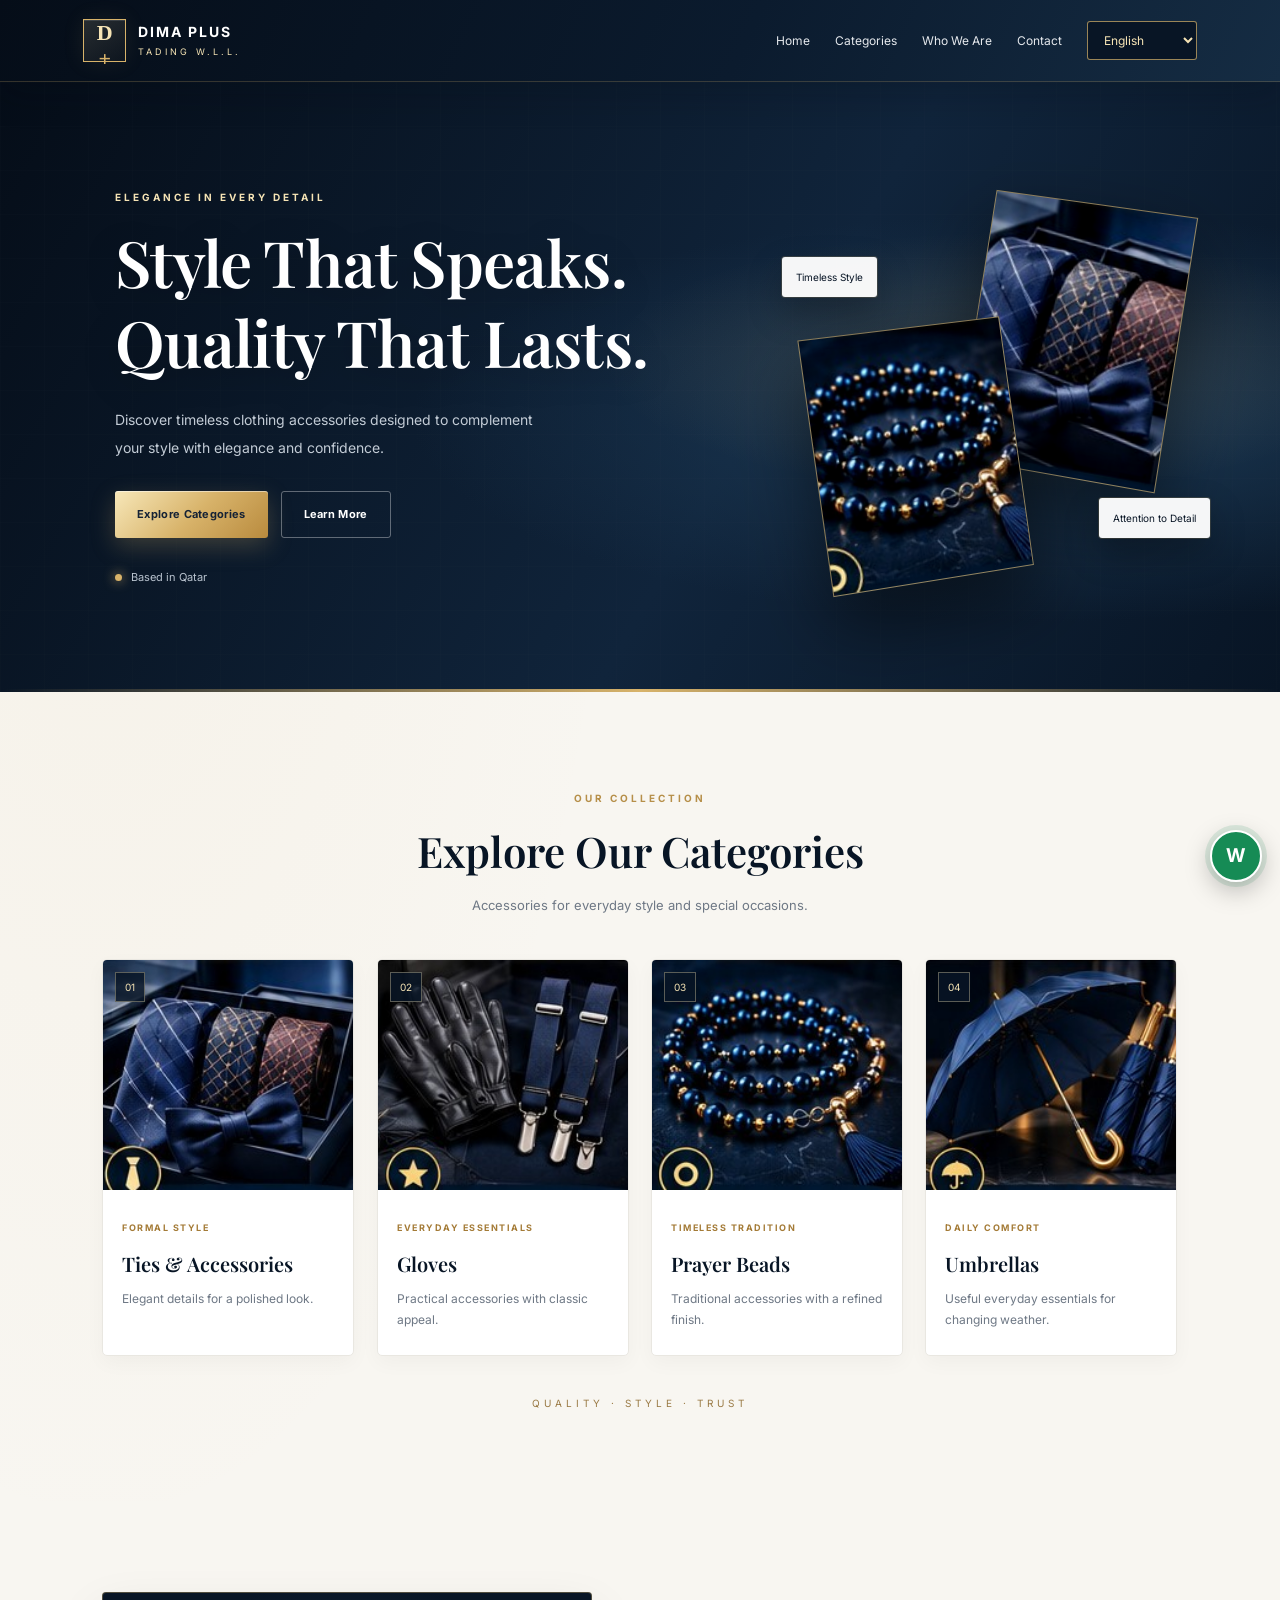
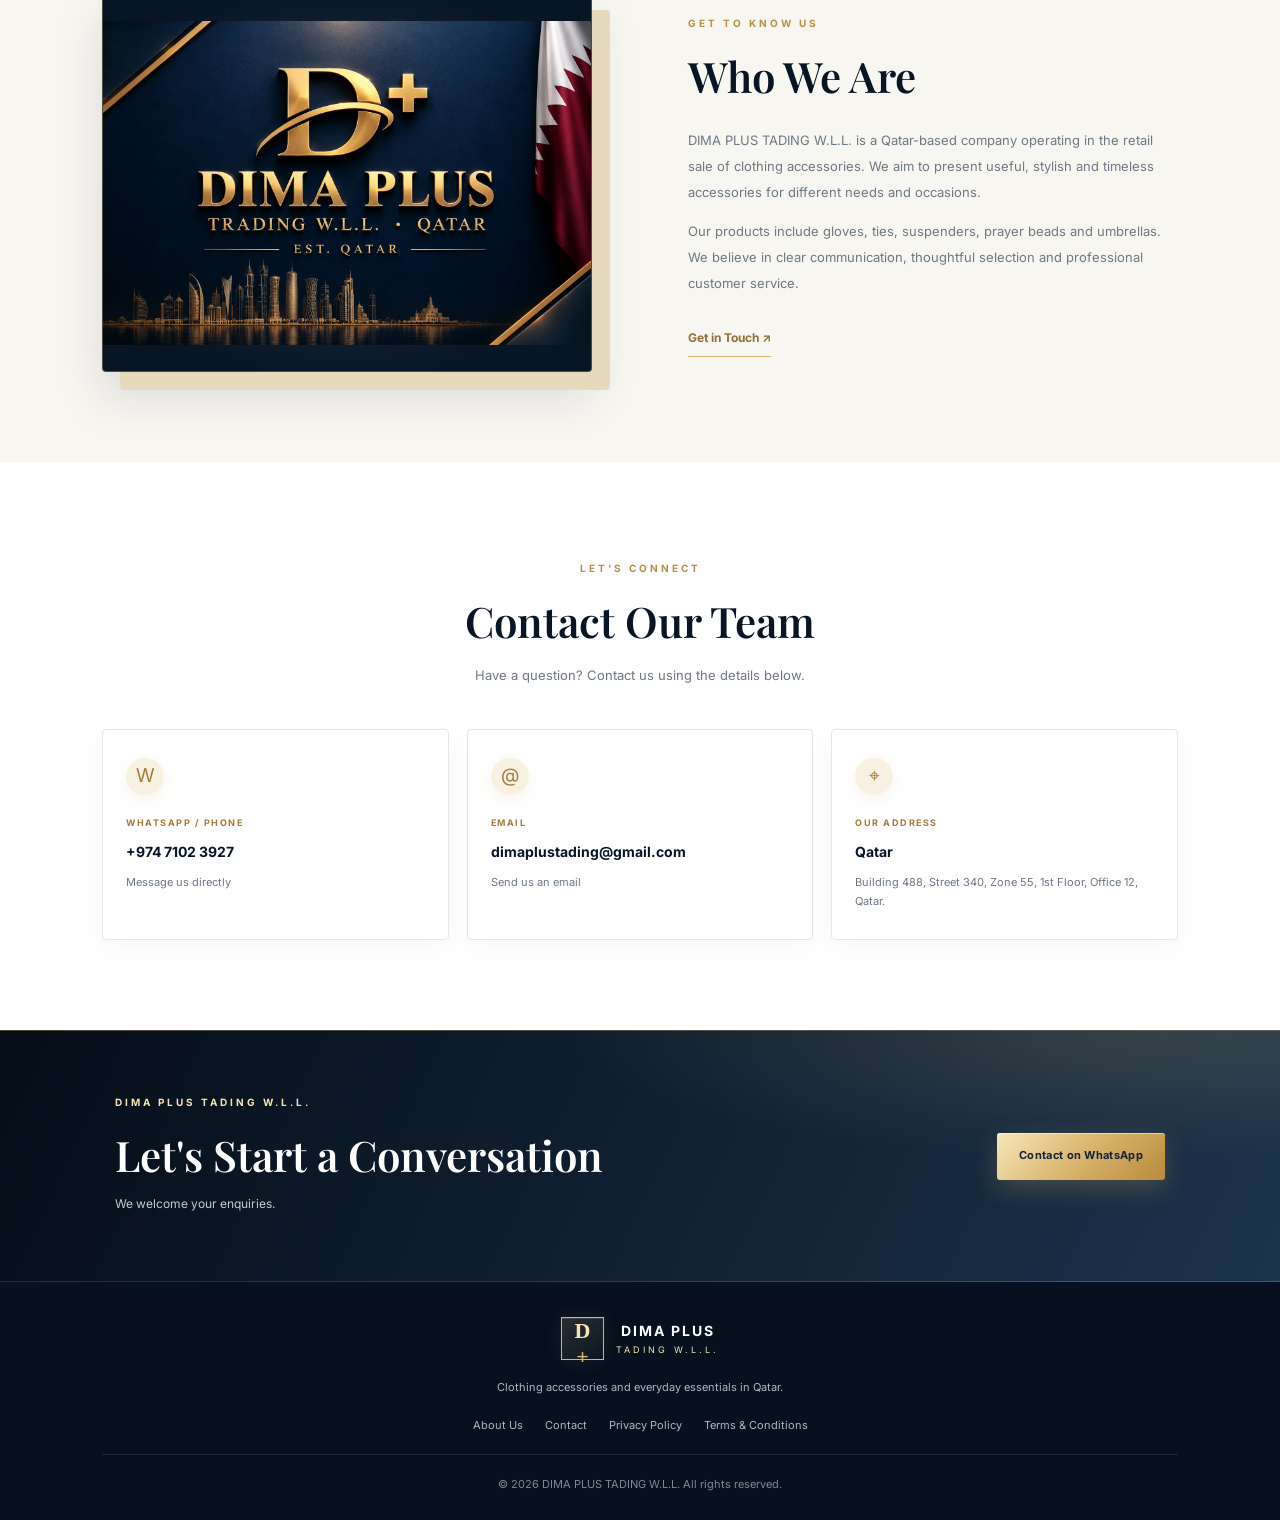
<file: index.html>
<!DOCTYPE html>
<html lang="en" dir="ltr">
<head>
  <meta charset="UTF-8">
  <meta name="viewport" content="width=device-width, initial-scale=1">
  <meta name="theme-color" content="#081525">
  <meta name="description" content="DIMA PLUS TADING W.L.L. Qatar. Discover clothing accessories and contact our team.">
  <title>DIMA PLUS TADING W.L.L. | Qatar</title>

  <link rel="stylesheet" href="style.css">
  <link rel="preconnect" href="https://fonts.googleapis.com">
  <link rel="preconnect" href="https://fonts.gstatic.com" crossorigin>
  <link href="https://fonts.googleapis.com/css2?family=Inter:wght@400;500;600;700&family=Playfair+Display:wght@500;600;700&family=Noto+Nastaliq+Urdu:wght@400;500;600&display=swap" rel="stylesheet">
</head>

<body>
  <header class="site-header">
    <a class="brand" href="#home" aria-label="DIMA PLUS home">
      <span class="brand-mark">D<span>+</span></span>
      <span class="brand-name">DIMA PLUS<small>TADING W.L.L.</small></span>
    </a>

    <button id="menuToggle" class="menu-toggle" type="button"
      aria-label="Open navigation" aria-expanded="false"
      aria-controls="mainNav">
      <span></span><span></span><span></span>
    </button>

    <nav id="mainNav" class="main-nav">
      <a href="#home" data-i18n="navHome">Home</a>
      <a href="#categories" data-i18n="navCategories">Categories</a>
      <a href="#about" data-i18n="navAbout">Who We Are</a>
      <a href="#contact" data-i18n="navContact">Contact</a>

      <select id="languageToggle" class="language-toggle"
        aria-label="Select language">
        <option value="en">English</option>
        <option value="ar">العربية</option>
        <option value="ur">اردو</option>
        <option value="hi">हिन्दी</option>
      </select>
    </nav>
  </header>

  <main>
    <section class="hero" id="home">
      <div class="hero-content">
        <span class="eyebrow" data-i18n="heroEyebrow">ELEGANCE IN EVERY DETAIL</span>
        <h1 data-i18n="heroTitle">Style That Speaks. Quality That Lasts.</h1>
        <p data-i18n="heroText">Discover timeless clothing accessories designed to complement your style with elegance and confidence.</p>

        <div class="hero-actions">
          <a class="button button-gold" href="#categories" data-i18n="explore">Explore Categories</a>
          <a class="button button-outline" href="#about" data-i18n="learnMore">Learn More</a>
        </div>

        <div class="hero-note">
          <span class="status-dot"></span>
          <span data-i18n="heroNote">Based in Qatar</span>
        </div>
      </div>

      <div class="hero-art">
        <div class="art-card art-card-back">
          <img src="images/ties.jpg" alt="Ties and accessories" onerror="this.style.display='none'">
        </div>
        <div class="art-card art-card-front">
          <img src="images/tasbih.jpg" alt="Prayer beads" onerror="this.style.display='none'">
        </div>
        <div class="floating-label label-one" data-i18n="labelStyle">Timeless Style</div>
        <div class="floating-label label-two" data-i18n="labelQuality">Attention to Detail</div>
      </div>
      <div class="hero-bottom-line"></div>
    </section>

    <section class="section categories" id="categories">
      <div class="section-heading">
        <span class="eyebrow" data-i18n="categoryEyebrow">OUR COLLECTION</span>
        <h2 data-i18n="categoryTitle">Explore Our Categories</h2>
        <p data-i18n="categoryText">Accessories for everyday style and special occasions.</p>
      </div>

      <div class="category-grid">
        <article class="category-card">
          <div class="category-image">
            <img src="images/ties.jpg" alt="Ties and accessories" loading="lazy">
            <span class="image-number">01</span>
          </div>
          <div class="category-info">
            <span class="card-kicker" data-i18n="catOneKicker">FORMAL STYLE</span>
            <h3 data-i18n="catOne">Ties &amp; Accessories</h3>
            <p data-i18n="catOneText">Elegant details for a polished look.</p>
          </div>
        </article>

        <article class="category-card">
          <div class="category-image">
            <img src="images/gloves.jpg" alt="Gloves" loading="lazy">
            <span class="image-number">02</span>
          </div>
          <div class="category-info">
            <span class="card-kicker" data-i18n="catTwoKicker">EVERYDAY ESSENTIALS</span>
            <h3 data-i18n="catTwo">Gloves</h3>
            <p data-i18n="catTwoText">Practical accessories with classic appeal.</p>
          </div>
        </article>

        <article class="category-card">
          <div class="category-image">
            <img src="images/tasbih.jpg" alt="Prayer beads" loading="lazy">
            <span class="image-number">03</span>
          </div>
          <div class="category-info">
            <span class="card-kicker" data-i18n="catThreeKicker">TIMELESS TRADITION</span>
            <h3 data-i18n="catThree">Prayer Beads</h3>
            <p data-i18n="catThreeText">Traditional accessories with a refined finish.</p>
          </div>
        </article>

        <article class="category-card">
          <div class="category-image">
            <img src="images/umbrellas.jpg" alt="Umbrellas" loading="lazy">
            <span class="image-number">04</span>
          </div>
          <div class="category-info">
            <span class="card-kicker" data-i18n="catFourKicker">DAILY COMFORT</span>
            <h3 data-i18n="catFour">Umbrellas</h3>
            <p data-i18n="catFourText">Useful everyday essentials for changing weather.</p>
          </div>
        </article>
      </div>

      <div class="collection-footer" data-i18n="imageCaption">QUALITY · STYLE · TRUST</div>
    </section>

    <section class="section about-section" id="about">
      <div class="about-visual">
        <img src="images/about-company.png"
          alt="DIMA PLUS TADING W.L.L. Qatar"
          class="about-company-image"
          loading="lazy"
          onerror="this.style.display='none'">

        <div class="about-fallback">
          <span class="fallback-mark">D+</span>
          <strong>DIMA PLUS</strong>
          <span>TADING W.L.L.</span>
          <small>QATAR</small>
        </div>
      </div>

      <div class="about-content">
        <span class="eyebrow" data-i18n="aboutEyebrow">GET TO KNOW US</span>
        <h2 data-i18n="aboutTitle">Who We Are</h2>
        <p data-i18n="aboutText">DIMA PLUS TADING W.L.L. is a Qatar-based company operating in the retail sale of clothing accessories.</p>
        <p data-i18n="aboutTextTwo">Our products include gloves, ties, suspenders, prayer beads and umbrellas. We believe in clear communication and professional customer service.</p>
        <a class="text-link" href="#contact" data-i18n="aboutLink">Get in Touch ↗</a>
      </div>
    </section>

    <section class="section contact-section" id="contact">
      <div class="section-heading">
        <span class="eyebrow" data-i18n="contactEyebrow">LET'S CONNECT</span>
        <h2 data-i18n="contactTitle">Contact Our Team</h2>
        <p data-i18n="contactText">Have a question? Contact us using the details below.</p>
      </div>

      <div class="contact-grid">
        <a class="contact-card" href="https://wa.me/97471023927"
          target="_blank" rel="noopener noreferrer">
          <span class="contact-icon">W</span>
          <span class="contact-label" data-i18n="whatsappLabel">WHATSAPP / PHONE</span>
          <strong>+974 7102 3927</strong>
          <span class="contact-detail" data-i18n="whatsappDetail">Message us directly</span>
        </a>

        <a class="contact-card" href="mailto:dimaplustading@gmail.com">
          <span class="contact-icon">@</span>
          <span class="contact-label" data-i18n="emailLabel">EMAIL</span>
          <strong class="email-address">dimaplustading@gmail.com</strong>
          <span class="contact-detail" data-i18n="emailDetail">Send us an email</span>
        </a>

        <div class="contact-card">
          <span class="contact-icon">⌖</span>
          <span class="contact-label" data-i18n="addressLabel">OUR ADDRESS</span>
          <strong data-i18n="addressTitle">Qatar</strong>
          <span class="contact-detail" data-i18n="addressDetail">Building 488, Street 340, Zone 55, 1st Floor, Office 12, Qatar.</span>
        </div>
      </div>
    </section>

    <section class="cta-section">
      <div>
        <span class="eyebrow">DIMA PLUS TADING W.L.L.</span>
        <h2 data-i18n="ctaTitle">Let's Start a Conversation</h2>
        <p data-i18n="ctaText">We welcome your enquiries.</p>
      </div>
      <a class="button button-gold" href="https://wa.me/97471023927"
        target="_blank" rel="noopener noreferrer"
        data-i18n="ctaButton">Contact on WhatsApp</a>
    </section>
  </main>

  <footer class="site-footer">
    <a class="brand footer-brand" href="#home">
      <span class="brand-mark">D<span>+</span></span>
      <span class="brand-name">DIMA PLUS<small>TADING W.L.L.</small></span>
    </a>

    <p data-i18n="footerText">Clothing accessories and everyday essentials in Qatar.</p>

    <div class="footer-links">
      <a href="about.html">About Us</a>
      <a href="contact.html">Contact</a>
      <a href="privacy.html" data-i18n="privacy">Privacy Policy</a>
      <a href="terms.html" data-i18n="terms">Terms &amp; Conditions</a>
    </div>

    <p class="copyright">
      © <span id="currentYear">2026</span> DIMA PLUS TADING W.L.L.
      <span data-i18n="rights">All rights reserved.</span>
    </p>
  </footer>

  <a class="whatsapp-float" href="https://wa.me/97471023927"
    target="_blank" rel="noopener noreferrer"
    aria-label="Contact us on WhatsApp">W</a>

  <script src="app.js"></script>
</body>
</html>
</file>
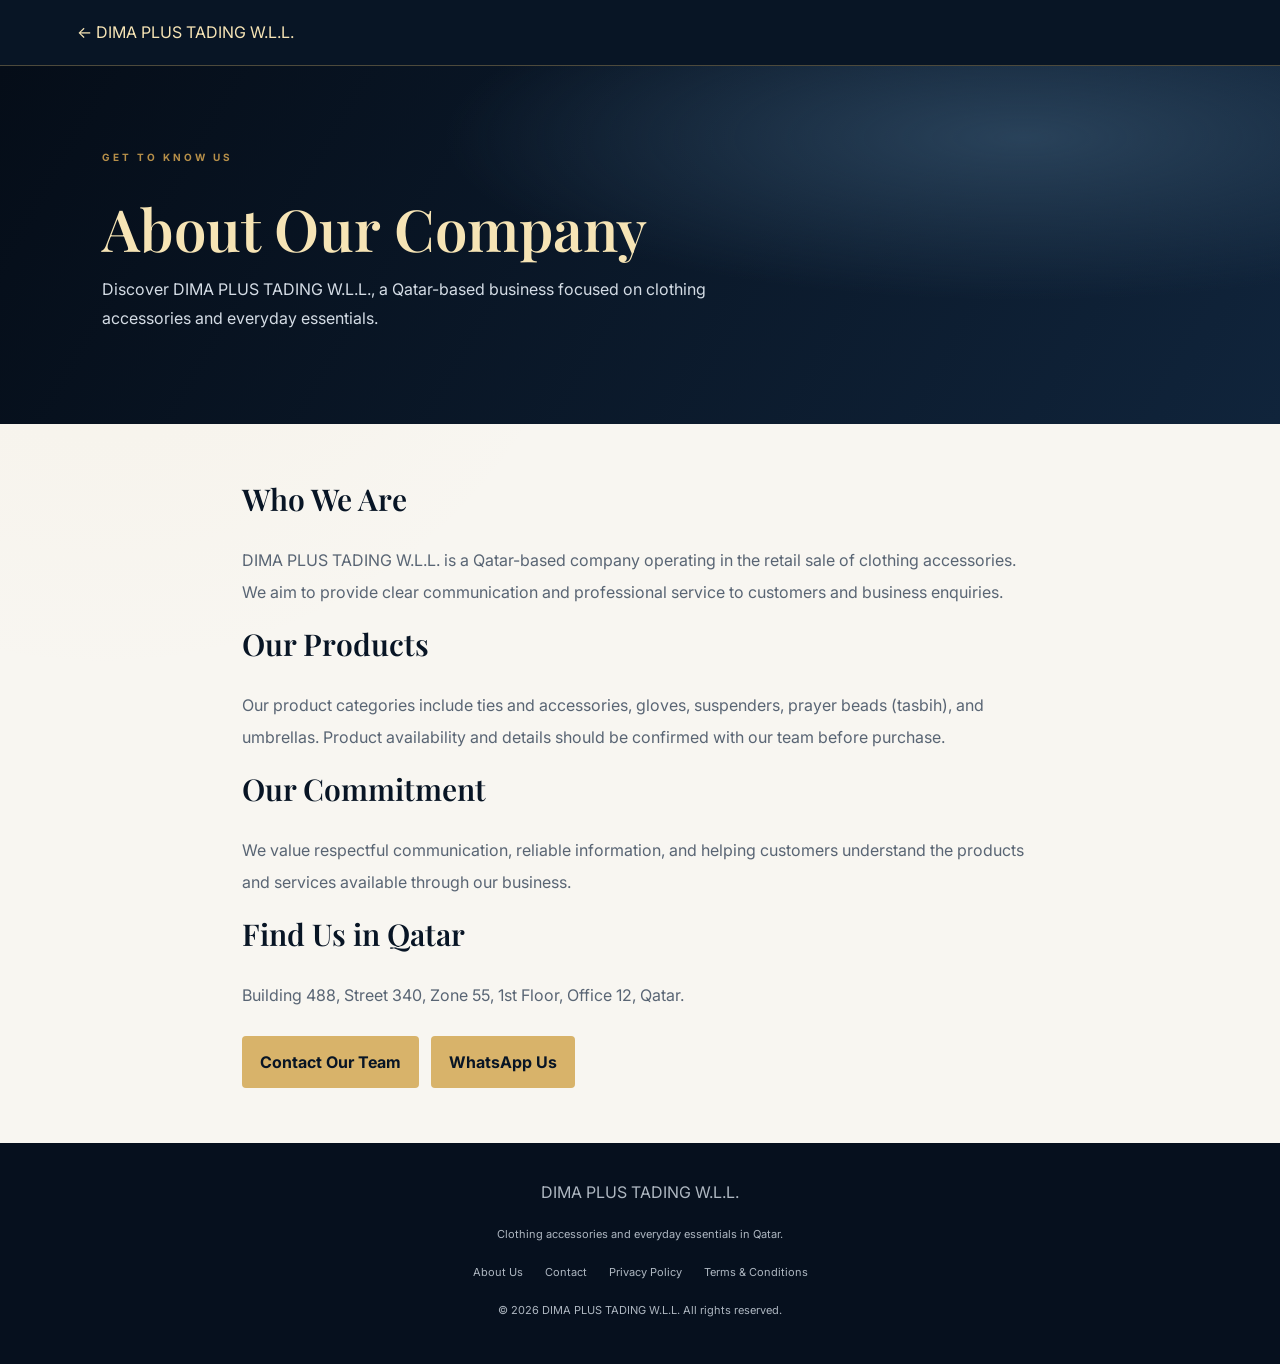
<file: about.html>
<!DOCTYPE html>
<html lang="en">
<head>
<meta charset="UTF-8">
<meta name="viewport" content="width=device-width, initial-scale=1">
<meta name="theme-color" content="#081525">
<meta name="description" content="Learn about DIMA PLUS TADING W.L.L., a Qatar-based clothing accessories business.">
<title>About Us | DIMA PLUS TADING W.L.L.</title>
<link rel="stylesheet" href="style.css">
<link rel="preconnect" href="https://fonts.googleapis.com">
<link href="https://fonts.googleapis.com/css2?family=Inter:wght@400;500;600;700&family=Playfair+Display:wght@500;600;700&display=swap" rel="stylesheet">
<style>
.page-hero{padding:75px 8%;background:radial-gradient(ellipse at 80% 20%,#29425a,transparent 40%),linear-gradient(120deg,#050d18,#10243b);color:#fff}
.page-hero h1{font:600 clamp(36px,6vw,58px)/1.2 'Playfair Display',Georgia,serif;margin:12px 0;color:#f6e4b5}
.page-hero p{color:#d4dce5;max-width:650px}
.page-content{max-width:1000px;margin:auto;padding:55px 8%;min-height:45vh}
.page-content h2{font:600 30px 'Playfair Display',Georgia,serif;color:#081525}
.page-content p,.page-content li{line-height:2;color:#596574}
.page-links{display:flex;gap:12px;flex-wrap:wrap;margin-top:25px}
.page-links a{padding:12px 18px;border-radius:4px;background:#d8b36a;color:#081525;font-weight:700}
.page-top{padding:18px 6%;background:#081525;color:#fff;border-bottom:1px solid #d8b36a55}
.page-top a{color:#f6e4b5}
</style>
</head>
<body>
<header class="page-top">
<a href="index.html">← DIMA PLUS TADING W.L.L.</a>
</header>
<main>
<section class="page-hero">
<span class="eyebrow">GET TO KNOW US</span>
<h1>About Our Company</h1>
<p>Discover DIMA PLUS TADING W.L.L., a Qatar-based business focused on clothing accessories and everyday essentials.</p>
</section>
<section class="page-content">
<h2>Who We Are</h2>
<p>DIMA PLUS TADING W.L.L. is a Qatar-based company operating in the retail sale of clothing accessories. We aim to provide clear communication and professional service to customers and business enquiries.</p>
<h2>Our Products</h2>
<p>Our product categories include ties and accessories, gloves, suspenders, prayer beads (tasbih), and umbrellas. Product availability and details should be confirmed with our team before purchase.</p>
<h2>Our Commitment</h2>
<p>We value respectful communication, reliable information, and helping customers understand the products and services available through our business.</p>
<h2>Find Us in Qatar</h2>
<p>Building 488, Street 340, Zone 55, 1st Floor, Office 12, Qatar.</p>
<div class="page-links">
<a href="contact.html">Contact Our Team</a>
<a href="https://wa.me/97471023927" target="_blank" rel="noopener noreferrer">WhatsApp Us</a>
</div>
</section>
</main>
<footer class="site-footer">
<a href="index.html">DIMA PLUS TADING W.L.L.</a>
<p>Clothing accessories and everyday essentials in Qatar.</p>
<div class="footer-links">
<a href="about.html">About Us</a>
<a href="contact.html">Contact</a>
<a href="privacy.html">Privacy Policy</a>
<a href="terms.html">Terms &amp; Conditions</a>
</div>
<p>© 2026 DIMA PLUS TADING W.L.L. All rights reserved.</p>
</footer>
</body>
</html>
</file>
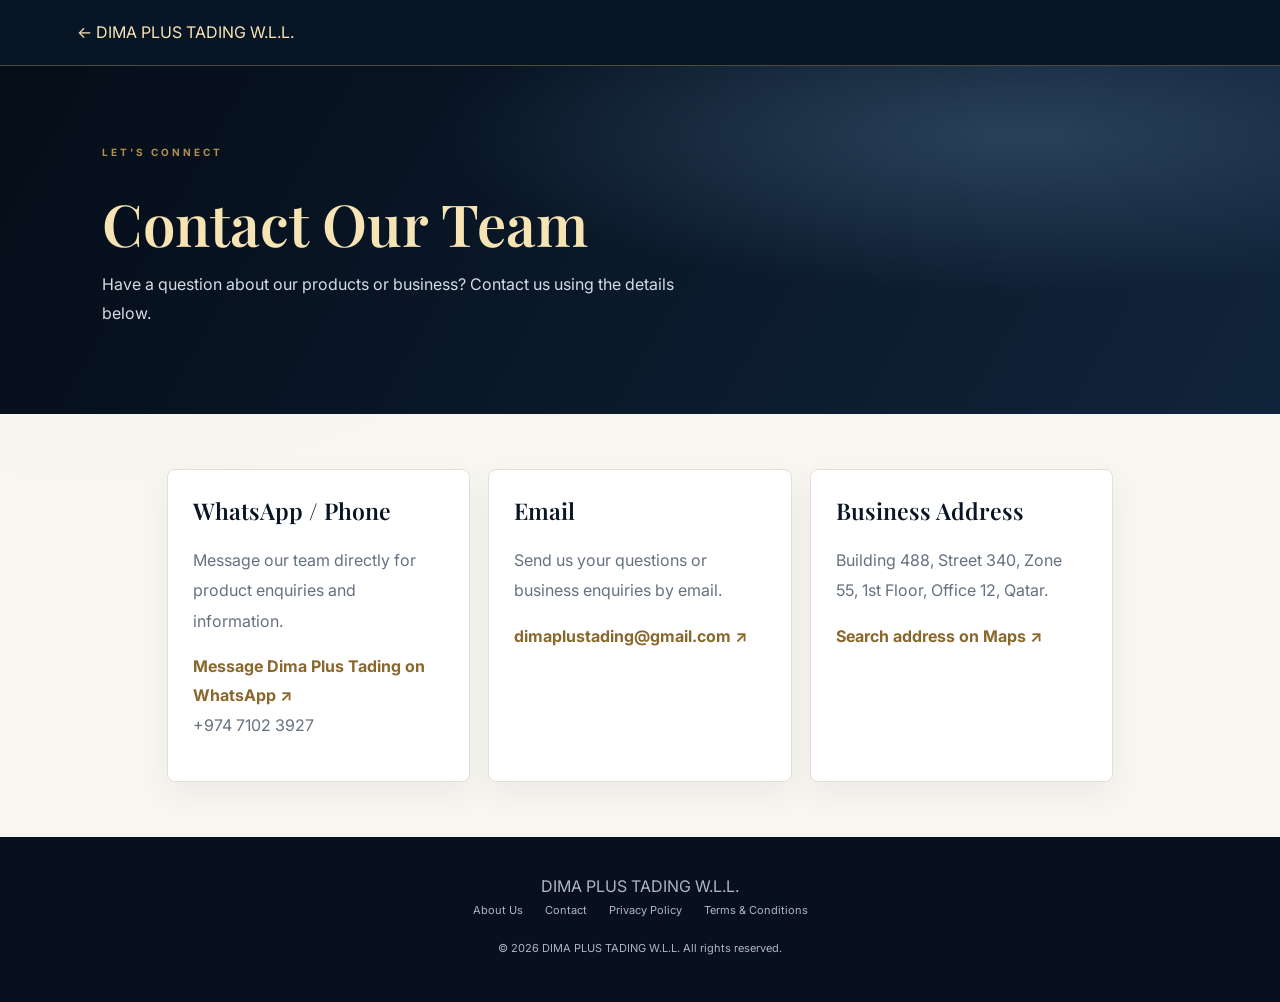
<file: contact.html>
<!DOCTYPE html>
<html lang="en">
<head>
<meta charset="UTF-8">
<meta name="viewport" content="width=device-width, initial-scale=1">
<meta name="theme-color" content="#081525">
<meta name="description" content="Contact DIMA PLUS TADING W.L.L. in Qatar by WhatsApp, phone or email.">
<title>Contact Us | DIMA PLUS TADING W.L.L.</title>
<link rel="stylesheet" href="style.css">
<link rel="preconnect" href="https://fonts.googleapis.com">
<link href="https://fonts.googleapis.com/css2?family=Inter:wght@400;500;600;700&family=Playfair+Display:wght@500;600;700&display=swap" rel="stylesheet">
<style>
.page-hero{padding:70px 8%;background:radial-gradient(ellipse at 80% 20%,#29425a,transparent 40%),linear-gradient(120deg,#050d18,#10243b);color:#fff}
.page-hero h1{font:600 clamp(36px,6vw,58px)/1.2 'Playfair Display',Georgia,serif;color:#f6e4b5;margin:12px 0}
.page-hero p{color:#d4dce5;max-width:620px}
.page-content{max-width:1100px;margin:auto;padding:55px 6%;min-height:45vh}
.contact-cards{display:grid;grid-template-columns:repeat(auto-fit,minmax(min(100%,230px),1fr));gap:18px}
.contact-box{padding:25px;border:1px solid #e4dfd3;border-radius:8px;background:#fff;box-shadow:0 12px 32px #0815250d;overflow-wrap:anywhere}
.contact-box h2{font:600 23px 'Playfair Display',Georgia,serif;color:#081525}
.contact-box p{color:#66717f;line-height:1.9}
.contact-box a{color:#8a672d;font-weight:700}
.page-top{padding:18px 6%;background:#081525;color:#fff;border-bottom:1px solid #d8b36a55}
.page-top a{color:#f6e4b5}
</style>
</head>
<body>
<header class="page-top"><a href="index.html">← DIMA PLUS TADING W.L.L.</a></header>
<main>
<section class="page-hero">
<span class="eyebrow">LET'S CONNECT</span>
<h1>Contact Our Team</h1>
<p>Have a question about our products or business? Contact us using the details below.</p>
</section>
<section class="page-content">
<div class="contact-cards">
<div class="contact-box">
<h2>WhatsApp / Phone</h2>
<p>Message our team directly for product enquiries and information.</p>
<a href="https://wa.me/97471023927" target="_blank" rel="noopener noreferrer">Message Dima Plus Tading on WhatsApp ↗</a>
<p>+974 7102 3927</p>
</div>
<div class="contact-box">
<h2>Email</h2>
<p>Send us your questions or business enquiries by email.</p>
<a href="mailto:dimaplustading@gmail.com">dimaplustading@gmail.com ↗</a>
</div>
<div class="contact-box">
<h2>Business Address</h2>
<p>Building 488, Street 340, Zone 55, 1st Floor, Office 12, Qatar.</p>
<a href="https://www.google.com/maps/search/?api=1&query=Building+488+Street+340+Zone+55+Qatar" target="_blank" rel="noopener noreferrer">Search address on Maps ↗</a>
</div>
</div>
</section>
</main>
<footer class="site-footer">
<a href="index.html">DIMA PLUS TADING W.L.L.</a>
<div class="footer-links">
<a href="about.html">About Us</a>
<a href="contact.html">Contact</a>
<a href="privacy.html">Privacy Policy</a>
<a href="terms.html">Terms &amp; Conditions</a>
</div>
<p>© 2026 DIMA PLUS TADING W.L.L. All rights reserved.</p>
</footer>
</body>
</html>
</file>
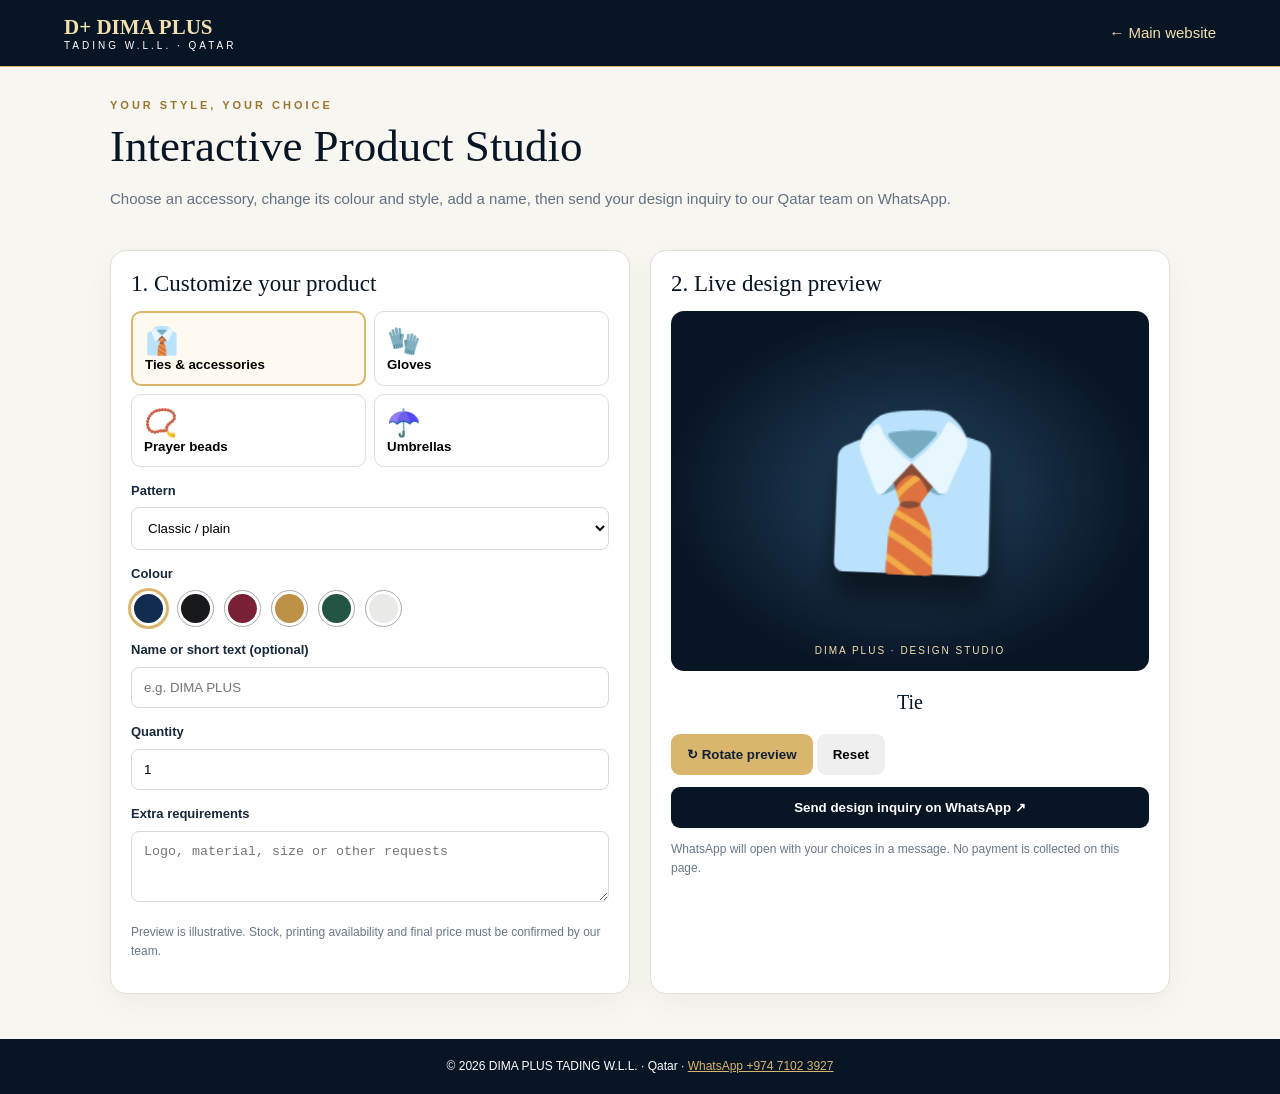
<file: customize.html>
<!doctype html><html lang="en"><head><meta charset="utf-8"><meta name="viewport" content="width=device-width,initial-scale=1"><meta name="theme-color" content="#081525"><title>Product Studio | DIMA PLUS TADING W.L.L.</title><style>
:root{--navy:#081525;--gold:#d9b56d;--cream:#f8f6f1}*{box-sizing:border-box}body{margin:0;background:var(--cream);color:#18283a;font:15px/1.6 Arial,sans-serif}.top{background:var(--navy);color:white;padding:15px 5%;display:flex;justify-content:space-between;align-items:center;border-bottom:1px solid var(--gold)}.brand{font:bold 21px Georgia,serif;color:var(--gold)}.brand small{display:block;color:#fff;font:10px Arial;letter-spacing:3px}.top a{color:#f3dfad;text-decoration:none}.intro{max-width:1100px;margin:auto;padding:30px 20px 12px}.intro h1{font:clamp(30px,5vw,45px) Georgia,serif;margin:5px 0;color:var(--navy)}.intro p{color:#637184}.layout{max-width:1100px;margin:auto;padding:12px 20px 45px;display:grid;grid-template-columns:1fr 1fr;gap:20px}.panel{background:white;border:1px solid #e3dfd5;border-radius:16px;padding:20px;box-shadow:0 10px 30px #0815250a}.panel h2{font:23px Georgia,serif;color:var(--navy);margin:0 0 14px}.products{display:grid;grid-template-columns:repeat(2,1fr);gap:8px}.product{background:white;border:1px solid #ddd;border-radius:10px;padding:12px;text-align:left;cursor:pointer}.product.active{border:2px solid var(--gold);background:#fffaf0}.product span{display:block;font-size:27px}.field{margin:14px 0}.field label{display:block;font-size:13px;font-weight:bold;margin-bottom:6px}.field select,.field input,.field textarea{width:100%;padding:12px;border:1px solid #d5d9de;border-radius:8px;background:#fff}.swatches{display:flex;gap:12px;flex-wrap:wrap}.swatch{width:35px;height:35px;border:3px solid white;outline:1px solid #aaa;border-radius:50%;cursor:pointer}.swatch.active{outline:3px solid var(--gold)}.preview{min-height:360px;background:radial-gradient(ellipse,#244460,#081525 72%);border-radius:13px;display:grid;place-items:center;perspective:800px;position:relative;overflow:hidden}.item{font-size:150px;filter:drop-shadow(0 24px 15px #0008);transform:rotateY(-20deg) rotateX(5deg);transition:.35s;position:relative}.item:hover{transform:rotateY(20deg) rotateX(3deg) scale(1.04)}.itemtext{position:absolute;top:60%;left:50%;transform:translate(-50%,-50%);color:white;font-weight:bold;text-shadow:0 2px 5px #000;max-width:85%;overflow-wrap:anywhere;text-align:center}.caption{position:absolute;bottom:12px;color:#f3dfad;letter-spacing:2px;font-size:10px}.btn{border:0;border-radius:9px;padding:13px 16px;font-weight:bold;cursor:pointer}.gold{background:var(--gold);color:#102035}.dark{background:var(--navy);color:white}.wide{width:100%;margin-top:12px}.note{font-size:12px;color:#687789}.footer{background:var(--navy);color:#fff;text-align:center;padding:18px;font-size:12px}.footer a{color:var(--gold)}@media(max-width:720px){.layout{grid-template-columns:1fr;padding:10px 13px 30px}.preview{min-height:300px}.item{font-size:125px}.panel{padding:16px}.intro{padding:23px 14px 10px}}
</style></head><body><header class="top"><a class="brand" href="index.html">D+ DIMA PLUS<small>TADING W.L.L. · QATAR</small></a><a href="index.html">← Main website</a></header><section class="intro"><div style="color:#9a762f;font-size:11px;font-weight:bold;letter-spacing:3px">YOUR STYLE, YOUR CHOICE</div><h1>Interactive Product Studio</h1><p>Choose an accessory, change its colour and style, add a name, then send your design inquiry to our Qatar team on WhatsApp.</p></section><main class="layout"><section class="panel"><h2>1. Customize your product</h2><div class="products" id="products"><button class="product active" data-name="Tie" data-icon="👔"><span>👔</span><b>Ties & accessories</b></button><button class="product" data-name="Gloves" data-icon="🧤"><span>🧤</span><b>Gloves</b></button><button class="product" data-name="Prayer beads / Tasbih" data-icon="📿"><span>📿</span><b>Prayer beads</b></button><button class="product" data-name="Umbrella" data-icon="☂️"><span>☂️</span><b>Umbrellas</b></button></div><div class="field"><label for="style">Pattern</label><select id="style"><option>Classic / plain</option><option>Gold accents</option><option>Patterned</option></select></div><div class="field"><label>Colour</label><div class="swatches"><button class="swatch active" data-color="#102d50" style="background:#102d50" aria-label="Navy"></button><button class="swatch" data-color="#17191d" style="background:#17191d" aria-label="Black"></button><button class="swatch" data-color="#791f36" style="background:#791f36" aria-label="Burgundy"></button><button class="swatch" data-color="#bd9146" style="background:#bd9146" aria-label="Gold"></button><button class="swatch" data-color="#245544" style="background:#245544" aria-label="Green"></button><button class="swatch" data-color="#e9e9e5" style="background:#e9e9e5" aria-label="White"></button></div></div><div class="field"><label for="name">Name or short text (optional)</label><input id="name" maxlength="22" placeholder="e.g. DIMA PLUS"></div><div class="field"><label for="qty">Quantity</label><input id="qty" type="number" min="1" max="500" value="1"></div><div class="field"><label for="notes">Extra requirements</label><textarea id="notes" rows="3" placeholder="Logo, material, size or other requests"></textarea></div><p class="note">Preview is illustrative. Stock, printing availability and final price must be confirmed by our team.</p></section><section class="panel"><h2>2. Live design preview</h2><div class="preview"><div class="item" id="item">👔</div><div class="itemtext" id="itemtext"></div><div class="caption">DIMA PLUS · DESIGN STUDIO</div></div><p id="previewName" style="text-align:center;font:20px Georgia,serif;color:#081525">Tie</p><button class="btn gold" id="rotate">↻ Rotate preview</button> <button class="btn" id="reset">Reset</button><button class="btn dark wide" id="order">Send design inquiry on WhatsApp ↗</button><p class="note">WhatsApp will open with your choices in a message. No payment is collected on this page.</p></section></main><footer class="footer">© <span id="year"></span> DIMA PLUS TADING W.L.L. · Qatar · <a href="https://wa.me/97471023927">WhatsApp +974 7102 3927</a></footer><script>
(()=>{let name='Tie',icon='👔',color='#102d50',angle=-20;const $=id=>document.getElementById(id);function render(){ $('item').textContent=icon;$('item').style.color=color;$('item').style.filter='drop-shadow(0 24px 15px #0008)';$('item').style.transform='rotateY('+angle+'deg) rotateX(5deg)';$('itemtext').textContent=$('name').value.trim();$('itemtext').style.color=color==='#e9e9e5'?'#18283a':'white';$('previewName').textContent=name;document.querySelectorAll('.product').forEach(b=>b.classList.toggle('active',b.dataset.name===name));document.querySelectorAll('.swatch').forEach(b=>b.classList.toggle('active',b.dataset.color===color));}document.querySelectorAll('.product').forEach(b=>b.onclick=()=>{name=b.dataset.name;icon=b.dataset.icon;render()});document.querySelectorAll('.swatch').forEach(b=>b.onclick=()=>{color=b.dataset.color;render()});$('name').oninput=render;$('rotate').onclick=()=>{angle=angle===-20?20:angle===20?0:-20;render()};$('reset').onclick=()=>{name='Tie';icon='👔';color='#102d50';angle=-20;$('style').selectedIndex=0;$('name').value='';$('qty').value=1;$('notes').value='';render()};$('order').onclick=()=>{const qty=Math.max(1,Math.min(500,parseInt($('qty').value)||1));const msg=['Hello DIMA PLUS TADING W.L.L., I would like to ask about a customized product.','Product: '+name,'Colour: '+color,'Pattern: '+$('style').value,'Name/text: '+($('name').value.trim()||'None'),'Quantity: '+qty,'Extra requirements: '+($('notes').value.trim()||'None'),'Please confirm availability, customization, final price and delivery.'].join('\n');window.open('https://wa.me/97471023927?text='+encodeURIComponent(msg),'_blank','noopener')};$('year').textContent=new Date().getFullYear();render()})();
</script></body></html>
</file>
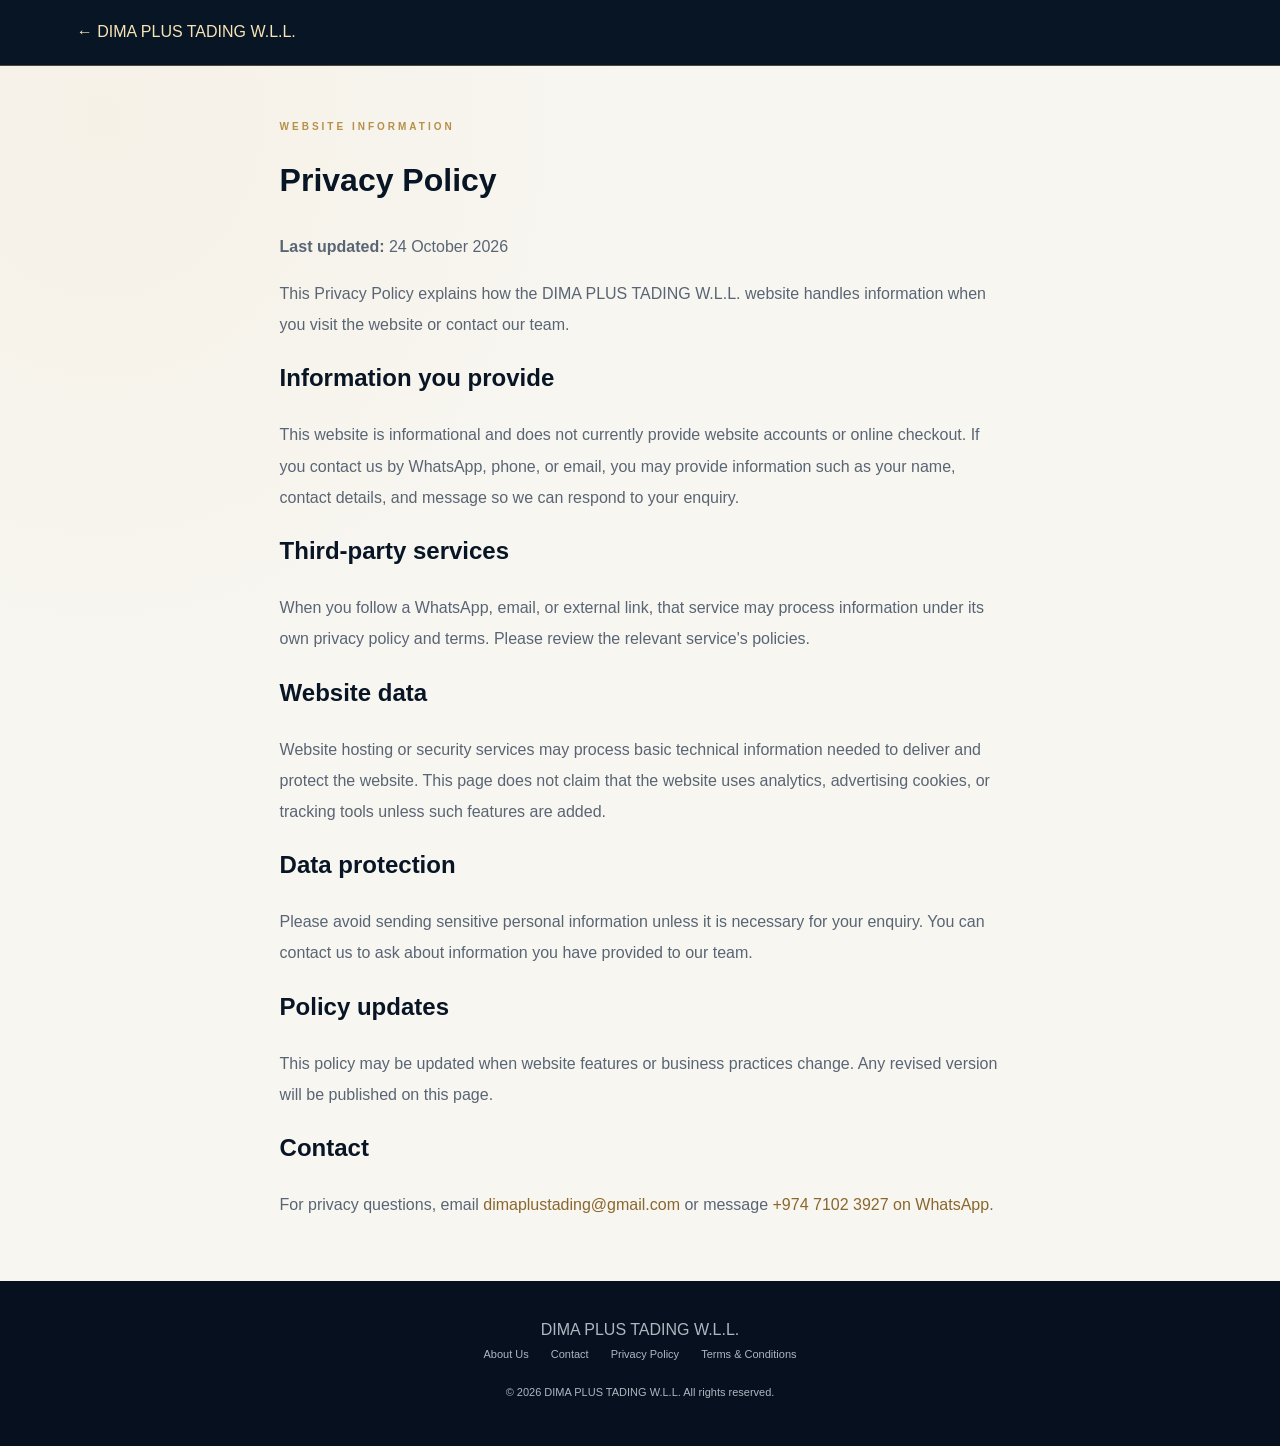
<file: privacy.html>
<!DOCTYPE html>
<html lang="en">
<head>
<meta charset="UTF-8">
<meta name="viewport" content="width=device-width, initial-scale=1">
<meta name="theme-color" content="#081525">
<meta name="description" content="Privacy Policy for the DIMA PLUS TADING W.L.L. Qatar website.">
<title>Privacy Policy | DIMA PLUS TADING W.L.L.</title>
<link rel="stylesheet" href="style.css">
<style>
.page-top{padding:18px 6%;background:#081525;color:#fff;border-bottom:1px solid #d8b36a55}
.page-top a{color:#f6e4b5}
.policy{max-width:900px;margin:auto;padding:45px 7%;min-height:55vh}
.policy h1,.policy h2{color:#081525}
.policy p{line-height:1.95;color:#596574}
.policy a{color:#8a672d;overflow-wrap:anywhere}
</style>
</head>
<body>
<header class="page-top"><a href="index.html">← DIMA PLUS TADING W.L.L.</a></header>
<main class="policy">
<span class="eyebrow">WEBSITE INFORMATION</span>
<h1>Privacy Policy</h1>
<p><strong>Last updated:</strong> 24 October 2026</p>
<p>This Privacy Policy explains how the DIMA PLUS TADING W.L.L. website handles information when you visit the website or contact our team.</p>
<h2>Information you provide</h2>
<p>This website is informational and does not currently provide website accounts or online checkout. If you contact us by WhatsApp, phone, or email, you may provide information such as your name, contact details, and message so we can respond to your enquiry.</p>
<h2>Third-party services</h2>
<p>When you follow a WhatsApp, email, or external link, that service may process information under its own privacy policy and terms. Please review the relevant service's policies.</p>
<h2>Website data</h2>
<p>Website hosting or security services may process basic technical information needed to deliver and protect the website. This page does not claim that the website uses analytics, advertising cookies, or tracking tools unless such features are added.</p>
<h2>Data protection</h2>
<p>Please avoid sending sensitive personal information unless it is necessary for your enquiry. You can contact us to ask about information you have provided to our team.</p>
<h2>Policy updates</h2>
<p>This policy may be updated when website features or business practices change. Any revised version will be published on this page.</p>
<h2>Contact</h2>
<p>For privacy questions, email <a href="mailto:dimaplustading@gmail.com">dimaplustading@gmail.com</a> or message <a href="https://wa.me/97471023927">+974 7102 3927 on WhatsApp</a>.</p>
</main>
<footer class="site-footer">
<a href="index.html">DIMA PLUS TADING W.L.L.</a>
<div class="footer-links">
<a href="about.html">About Us</a>
<a href="contact.html">Contact</a>
<a href="privacy.html">Privacy Policy</a>
<a href="terms.html">Terms &amp; Conditions</a>
</div>
<p>© 2026 DIMA PLUS TADING W.L.L. All rights reserved.</p>
</footer>
</body>
</html>
</file>
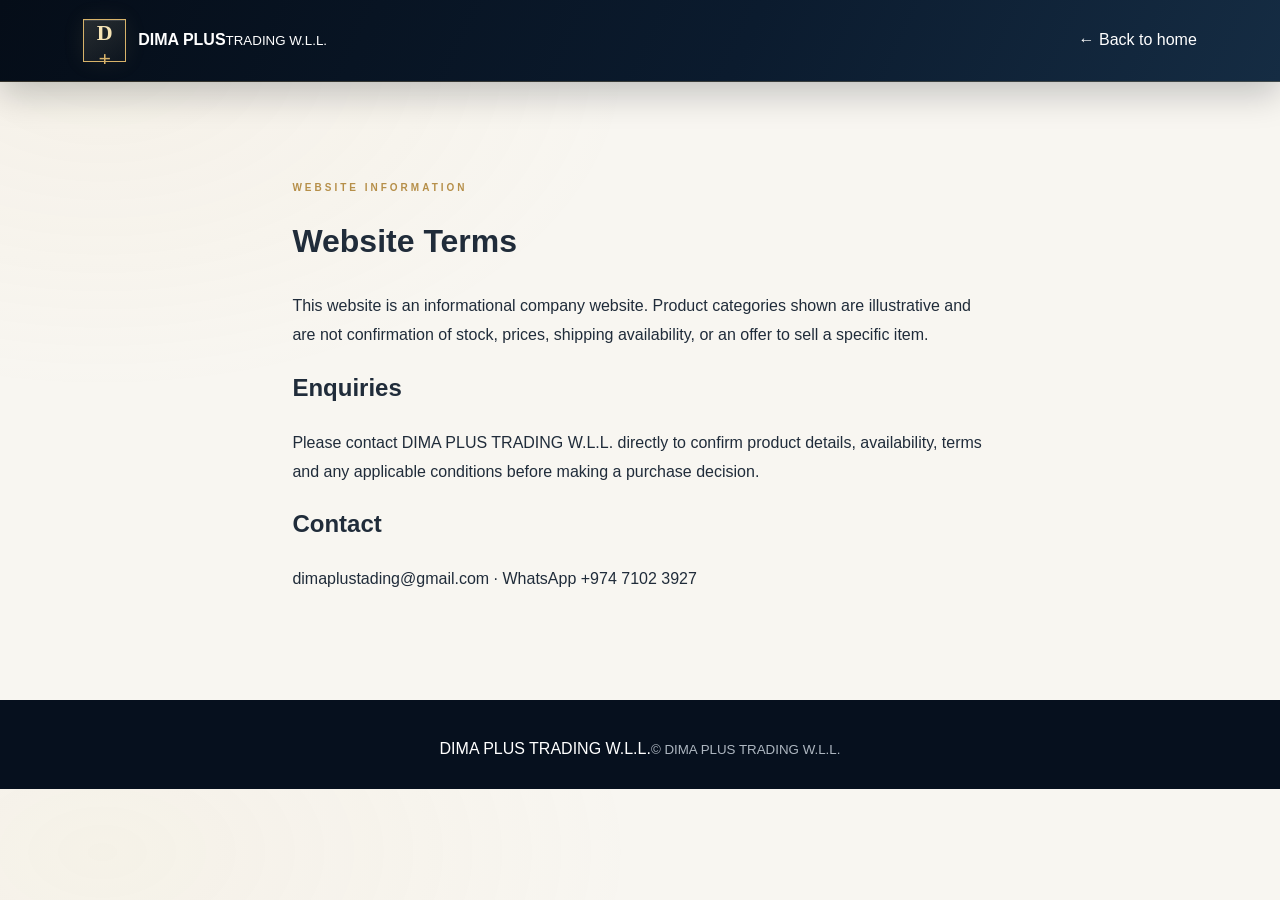
<file: terms.html>
<!doctype html><html lang="en"><head><meta charset="utf-8"><meta name="viewport" content="width=device-width,initial-scale=1"><meta name="theme-color" content="#081a2c"><title>Terms | DIMA PLUS TRADING W.L.L.</title><link rel="stylesheet" href="style.css"></head><body><header class="site-header"><a class="brand" href="index.html"><span class="brand-mark">D<span>+</span></span><span class="brand-copy"><strong>DIMA PLUS</strong><small>TRADING W.L.L.</small></span></a><a href="index.html">← Back to home</a></header><main class="section" style="min-height:60vh;max-width:900px;margin:auto"><p class="eyebrow">WEBSITE INFORMATION</p><h1>Website Terms</h1><p>This website is an informational company website. Product categories shown are illustrative and are not confirmation of stock, prices, shipping availability, or an offer to sell a specific item.</p><h2>Enquiries</h2><p>Please contact DIMA PLUS TRADING W.L.L. directly to confirm product details, availability, terms and any applicable conditions before making a purchase decision.</p><h2>Contact</h2><p><a href="mailto:dimaplustading@gmail.com">dimaplustading@gmail.com</a> · <a href="https://wa.me/97471023927">WhatsApp +974 7102 3927</a></p></main><footer class="site-footer"><a class="footer-brand" href="index.html">DIMA PLUS <span>TRADING W.L.L.</span></a><small>© DIMA PLUS TRADING W.L.L.</small></footer></body></html>
</file>
<file: style.css>
:root {
  --navy: #081525;
  --navy2: #10243b;
  --gold: #d9b56d;
  --gold-light: #f3dfad;
  --cream: #f8f6f1;
  --ink: #202c3a;
  --muted: #6e7885;
  --white: #fff;
  --shadow: 0 20px 55px rgba(8,21,37,.10);
}

* { box-sizing: border-box; }

html {
  scroll-behavior: smooth;
  scroll-padding-top: 85px;
}

body {
  margin: 0;
  font-family: Inter, Arial, sans-serif;
  color: var(--ink);
  line-height: 1.8;
  overflow-x: hidden;
}

body, button, select, a {
  -webkit-tap-highlight-color: transparent;
}

a { color: inherit; text-decoration: none; }
button, select { font: inherit; }
img { display: block; max-width: 100%; }

.site-header {
  min-height: 82px;
  padding: 12px 6.5%;
  display: flex;
  align-items: center;
  justify-content: space-between;
  gap: 20px;
  background: var(--navy);
  color: white;
  position: sticky;
  top: 0;
  z-index: 1000;
  border-bottom: 1px solid rgba(217,181,109,.22);
}

.brand {
  display: flex;
  align-items: center;
  gap: 12px;
  flex-shrink: 0;
}

.brand-mark {
  width: 43px;
  height: 43px;
  display: grid;
  place-items: center;
  border: 1px solid var(--gold);
  color: var(--gold-light);
  font: 700 22px Georgia, serif;
}

.brand-mark span { color: var(--gold); }

.brand-name {
  font-size: 14px;
  font-weight: 700;
  letter-spacing: 2px;
  line-height: 1.4;
}

.brand-name small {
  display: block;
  font-size: 9px;
  letter-spacing: 3px;
  font-weight: 400;
  color: var(--gold-light);
  margin-top: 4px;
}

.main-nav {
  display: flex;
  align-items: center;
  gap: 25px;
}

.main-nav > a {
  font-size: 12px;
  color: #e6e9ed;
  transition: color .2s;
}

.main-nav > a:hover { color: var(--gold-light); }

.language-toggle {
  color: var(--gold-light);
  border: 1px solid rgba(217,181,109,.7);
  background: var(--navy);
  padding: 10px 12px;
  border-radius: 3px;
  cursor: pointer;
  font-size: 12px;
  min-width: 110px;
}

.language-toggle option {
  background: var(--navy);
  color: white;
}

.menu-toggle {
  display: none;
  background: transparent;
  border: 1px solid rgba(217,181,109,.5);
  padding: 9px;
  border-radius: 4px;
  cursor: pointer;
}

.menu-toggle span {
  display: block;
  width: 22px;
  height: 2px;
  margin: 4px;
  background: var(--gold-light);
}

.hero {
  min-height: 610px;
  background:
    radial-gradient(ellipse at 78% 48%, #1c3550 0, transparent 42%),
    linear-gradient(120deg, #081525, #10243b);
  color: white;
  position: relative;
  padding: 85px 9% 90px;
  display: flex;
  align-items: center;
  overflow: hidden;
}

.hero-content {
  position: relative;
  z-index: 2;
  max-width: 550px;
}

.eyebrow {
  display: inline-block;
  color: #b68f49;
  font-size: 10px;
  font-weight: 700;
  letter-spacing: 3px;
  margin-bottom: 16px;
}

.hero .eyebrow, .cta-section .eyebrow {
  color: var(--gold-light);
}

h1, h2, h3, p { margin-top: 0; }

.hero h1 {
  font: 600 clamp(38px,5vw,65px)/1.25 "Playfair Display", Georgia, serif;
  letter-spacing: -.8px;
  margin-bottom: 24px;
}

.hero-content > p {
  color: #c3ccd6;
  font-size: 14px;
  max-width: 440px;
  line-height: 2;
}

.hero-actions {
  display: flex;
  flex-wrap: wrap;
  gap: 13px;
  margin-top: 29px;
}

.button {
  display: inline-flex;
  justify-content: center;
  align-items: center;
  min-height: 47px;
  padding: 12px 22px;
  font-size: 11px;
  font-weight: 700;
  letter-spacing: .3px;
  border-radius: 3px;
  transition: transform .2s, background .2s;
}

.button:hover { transform: translateY(-3px); }

.button-gold {
  background: linear-gradient(135deg,#f0d89e,#c59b50);
  color: #152235;
  box-shadow: 0 8px 22px rgba(217,181,109,.2);
}

.button-outline {
  border: 1px solid rgba(255,255,255,.35);
  color: white;
}

.hero-note {
  display: flex;
  align-items: center;
  gap: 9px;
  color: #b9c3cf;
  font-size: 11px;
  margin-top: 30px;
}

.status-dot {
  width: 7px;
  height: 7px;
  border-radius: 50%;
  background: var(--gold);
  box-shadow: 0 0 12px var(--gold);
}

.hero-art {
  position: absolute;
  right: 7%;
  top: 50%;
  transform: translateY(-50%);
  width: 390px;
  height: 410px;
}

.art-card {
  position: absolute;
  overflow: hidden;
  border: 1px solid rgba(217,181,109,.55);
  background: linear-gradient(145deg,#344a5f,#132337);
  box-shadow: 0 25px 65px rgba(0,0,0,.4);
}

.art-card img {
  width: 100%;
  height: 100%;
  object-fit: cover;
}

.art-card-back {
  width: 205px;
  height: 275px;
  top: 20px;
  right: 13px;
  transform: rotate(9deg);
}

.art-card-front {
  width: 205px;
  height: 255px;
  left: 15px;
  bottom: 10px;
  transform: rotate(-8deg);
}

.floating-label {
  position: absolute;
  padding: 11px 14px;
  background: rgba(255,255,255,.96);
  color: var(--navy);
  font-size: 10px;
  box-shadow: var(--shadow);
  border-radius: 3px;
}

.label-one { top: 75px; left: -18px; }
.label-two { bottom: 54px; right: -20px; }

.hero-bottom-line {
  height: 3px;
  width: 100%;
  position: absolute;
  bottom: 0;
  left: 0;
  background: linear-gradient(90deg,transparent,var(--gold),transparent);
}

.section { padding: 90px 8%; }

.section-heading {
  text-align: center;
  max-width: 650px;
  margin: 0 auto 42px;
}

.section-heading h2,
.about-content h2,
.cta-section h2 {
  font: 600 clamp(30px,4vw,42px)/1.35 "Playfair Display", Georgia, serif;
  color: var(--navy);
  margin-bottom: 14px;
}

.section-heading p { color: var(--muted); font-size: 13px; }

.category-grid {
  display: grid;
  grid-template-columns: repeat(4,minmax(0,1fr));
  gap: 22px;
}

.category-card {
  background: white;
  border: 1px solid #e9e7e1;
  border-radius: 5px;
  overflow: hidden;
  transition: transform .3s,box-shadow .3s;
}

.category-card:hover {
  transform: translateY(-5px);
  box-shadow: var(--shadow);
}

.category-image {
  height: 230px;
  position: relative;
  overflow: hidden;
  background: linear-gradient(145deg,#d8d0c0,#f3efe7);
}

.category-image img {
  width: 100%;
  height: 100%;
  object-fit: cover;
  transition: transform .5s;
}

.category-card:hover .category-image img { transform: scale(1.05); }

.image-number {
  position: absolute;
  top: 12px;
  left: 12px;
  background: rgba(8,21,37,.85);
  color: var(--gold-light);
  font-size: 10px;
  padding: 5px 9px;
}

.category-info { padding: 21px 19px 24px; }

.card-kicker {
  color: #a47b37;
  font-size: 9px;
  letter-spacing: 1.5px;
  font-weight: 700;
}

.category-info h3 {
  font: 600 20px/1.5 "Playfair Display", Georgia, serif;
  margin: 9px 0;
  color: var(--navy);
}

.category-info p {
  color: var(--muted);
  font-size: 12px;
  margin-bottom: 0;
}

.collection-footer {
  text-align: center;
  padding-top: 38px;
  color: #9a7a45;
  font-size: 10px;
  letter-spacing: 4px;
}

.about-section {
  display: grid;
  grid-template-columns: 1fr 1fr;
  gap: 9%;
  align-items: center;
  background: var(--cream);
}

.about-visual {
  min-height: 380px;
  display: grid;
  place-items: center;
  position: relative;
  background: radial-gradient(ellipse at center,#243b53,#081525 75%);
  border-radius: 4px;
  overflow: hidden;
  box-shadow: 18px 18px 0 #e7d9bc;
}

.about-company-image {
  width: 100%;
  height: 100%;
  min-height: 380px;
  position: absolute;
  inset: 0;
  object-fit: contain;
  z-index: 1;
}

.about-fallback {
  display: flex;
  flex-direction: column;
  align-items: center;
  justify-content: center;
  color: white;
  position: relative;
  z-index: 0;
}

.fallback-mark {
  font: 700 75px Georgia,serif;
  color: var(--gold-light);
}

.about-fallback strong {
  letter-spacing: 5px;
  font-size: 18px;
}

.about-fallback > span:not(.fallback-mark) {
  color: var(--gold-light);
  letter-spacing: 3px;
}

.about-fallback small {
  margin-top: 12px;
  letter-spacing: 4px;
}

.about-content h2 { margin-bottom: 22px; }

.about-content p {
  color: var(--muted);
  font-size: 13px;
  line-height: 2;
}

.text-link {
  display: inline-flex;
  gap: 13px;
  align-items: center;
  color: #94703a;
  border-bottom: 1px solid var(--gold);
  padding: 8px 0;
  margin-top: 10px;
  font-size: 12px;
  font-weight: 700;
}

.contact-section { background: white; }

.contact-grid {
  display: grid;
  grid-template-columns: repeat(3,minmax(0,1fr));
  gap: 18px;
}

.contact-card {
  display: flex;
  flex-direction: column;
  align-items: flex-start;
  padding: 27px 23px;
  border: 1px solid #e7e6e1;
  border-radius: 4px;
  background: white;
  min-width: 0;
  transition: transform .2s,border-color .2s;
}

a.contact-card:hover {
  transform: translateY(-4px);
  border-color: var(--gold);
}

.contact-icon {
  display: grid;
  place-items: center;
  width: 38px;
  height: 38px;
  border-radius: 50%;
  color: #a47b37;
  background: #f8f1e2;
  font-size: 19px;
  margin-bottom: 20px;
}

.contact-label {
  color: #a47b37;
  letter-spacing: 1.5px;
  font-size: 9px;
  font-weight: 700;
  margin-bottom: 8px;
}

.contact-card strong {
  font-size: 14px;
  color: var(--navy);
  overflow-wrap: anywhere;
}

.contact-detail {
  font-size: 11px;
  color: var(--muted);
  margin-top: 8px;
  overflow-wrap: anywhere;
}

.cta-section {
  display: flex;
  justify-content: space-between;
  align-items: center;
  gap: 30px;
  padding: 55px 9%;
  background: linear-gradient(115deg,#0b192a,#1b334b);
  color: white;
}

.cta-section h2 { color: white; margin-bottom: 9px; }
.cta-section p { color: #c3ccd6; font-size: 12px; }
.cta-section .button { flex-shrink: 0; }

.site-footer {
  padding: 35px 8% 25px;
  background: #06101e;
  color: #aeb7c1;
  text-align: center;
}

.footer-brand { justify-content: center; color: white; }

.site-footer > p { font-size: 11px; margin: 18px 0; }

.footer-links {
  display: flex;
  justify-content: center;
  flex-wrap: wrap;
  gap: 22px;
  font-size: 11px;
}

.footer-links a:hover { color: var(--gold-light); }

.site-footer .copyright {
  border-top: 1px solid rgba(255,255,255,.1);
  padding-top: 20px;
  margin-bottom: 0;
  color: #7f8995;
}

.whatsapp-float {
  position: fixed;
  right: 18px;
  bottom: 18px;
  width: 52px;
  height: 52px;
  display: grid;
  place-items: center;
  border-radius: 50%;
  background: #168b55;
  color: white;
  border: 2px solid white;
  box-shadow: 0 5px 22px #0003;
  z-index: 900;
  font-weight: 700;
  font-size: 19px;
}

/* Urdu and Arabic */
html[lang="ur"] body {
  font-family: "Noto Nastaliq Urdu", serif;
}

html[lang="ar"] body {
  font-family: Arial, sans-serif;
}

html[dir="rtl"] { direction: rtl; }

html[dir="rtl"] body { text-align: right; }

html[dir="rtl"] .main-nav,
html[dir="rtl"] .brand,
html[dir="rtl"] .hero-actions,
html[dir="rtl"] .hero-note {
  direction: rtl;
}

html[dir="rtl"] .hero-content { margin-left: auto; }

html[dir="rtl"] .hero-art {
  right: auto;
  left: 7%;
}

html[dir="rtl"] .art-card-back {
  right: auto;
  left: 13px;
}

html[dir="rtl"] .art-card-front {
  left: auto;
  right: 15px;
}

html[dir="rtl"] .label-one {
  left: auto;
  right: -18px;
}

html[dir="rtl"] .label-two {
  right: auto;
  left: -20px;
}

html[dir="rtl"] .image-number {
  left: auto;
  right: 12px;
}

html[dir="rtl"] .contact-card { align-items: flex-start; }

html[dir="rtl"] .whatsapp-float {
  right: auto;
  left: 18px;
}

/* Tablets */
@media (max-width: 1000px) {
  .site-header { padding: 12px 5%; }
  .main-nav { gap: 15px; }
  .hero { padding-left: 6%; padding-right: 6%; }
  .hero-art {
    right: 3%;
    width: 320px;
    transform: translateY(-50%) scale(.9);
  }
  html[dir="rtl"] .hero-art {
    right: auto;
    left: 3%;
  }
  .category-grid { grid-template-columns: repeat(2,minmax(0,1fr)); }
  .category-image { height: 250px; }
}

/* Mobile */
@media (max-width: 700px) {
  .site-header { min-height: 72px; padding: 10px 5%; }
  .brand-mark { width: 38px; height: 38px; }
  .brand-name { font-size: 12px; }
  .menu-toggle { display: block; }

  .main-nav {
    display: none;
    position: absolute;
    top: 100%;
    left: 0;
    right: 0;
    padding: 18px 6% 24px;
    background: var(--navy);
    border-top: 1px solid rgba(217,181,109,.2);
    flex-direction: column;
    align-items: stretch;
    gap: 0;
    box-shadow: 0 20px 25px #0003;
    max-height: calc(100vh - 72px);
    overflow-y: auto;
  }

  .main-nav.open { display: flex; }

  .main-nav > a {
    padding: 13px 3px;
    border-bottom: 1px solid rgba(255,255,255,.08);
    font-size: 13px;
  }

  .language-toggle {
    align-self: flex-start;
    margin-top: 15px;
  }

  .hero {
    padding: 55px 7% 40px;
    min-height: auto;
    flex-direction: column;
    align-items: stretch;
  }

  .hero-content { max-width: 100%; }
  .hero h1 { font-size: clamp(35px,9vw,50px); }
  .hero-content > p { font-size: 13px; }

  .hero-art {
    position: relative;
    top: auto;
    right: auto;
    left: auto;
    transform: none;
    width: min(100%,340px);
    height: 320px;
    margin: 30px auto 10px;
  }

  html[dir="rtl"] .hero-art {
    left: auto;
    right: auto;
    transform: none;
  }

  .art-card-back { width: 170px; height: 220px; right: 20px; }
  .art-card-front { width: 165px; height: 210px; left: 18px; }

  .label-one { top: 45px; left: -2px; }
  .label-two { bottom: 28px; right: -2px; }

  html[dir="rtl"] .art-card-back { right: auto; left: 20px; }
  html[dir="rtl"] .art-card-front { left: auto; right: 18px; }
  html[dir="rtl"] .label-one { left: auto; right: -2px; }
  html[dir="rtl"] .label-two { right: auto; left: -2px; }

  .section { padding: 65px 6%; }
  .section-heading { margin-bottom: 30px; }
  .category-grid { gap: 13px; }
  .category-image { height: 175px; }
  .category-info { padding: 15px 13px 18px; }
  .category-info h3 { font-size: 17px; }
  .category-info p { font-size: 11px; }
  .card-kicker { font-size: 8px; letter-spacing: .5px; }

  .about-section { grid-template-columns: 1fr; gap: 38px; }
  .about-visual { min-height: 310px; }
  .about-company-image { min-height: 310px; }
  .contact-grid { grid-template-columns: 1fr; }
  .contact-card { padding: 23px; }

  .cta-section {
    padding: 45px 7%;
    align-items: flex-start;
    flex-direction: column;
  }

  .cta-section h2 { font-size: 31px; }
}

@media (max-width: 360px) {
  .category-grid { grid-template-columns: 1fr; }
  .category-image { height: 230px; }
  .hero-actions .button { width: 100%; }
}

@media (prefers-reduced-motion: reduce) {
  *, *::before, *::after {
    scroll-behavior: auto !important;
    transition: none !important;
    animation: none !important;
  }
}

/* DIMA PLUS TADING - Premium 3D finish */
:root {
  --gold: #d8b36a;
  --gold-light: #f6e4b5;
}

body {
  background:
    radial-gradient(ellipse at 8% 8%, rgba(216,179,106,.07), transparent 32%),
    var(--cream);
}

.site-header {
  background: linear-gradient(115deg,#050d18,#0b1b2e 58%,#152c43);
  box-shadow: 0 12px 35px rgba(3,10,20,.22);
}

.brand-mark {
  background: linear-gradient(145deg,rgba(246,228,181,.14),rgba(216,179,106,.03));
  box-shadow: inset 0 1px 0 #ffffff20, 0 0 22px #d8b36a18;
}

.hero {
  background:
    radial-gradient(ellipse at 78% 46%,rgba(216,179,106,.17),transparent 28%),
    radial-gradient(ellipse at 82% 55%,#1b3853,transparent 43%),
    linear-gradient(120deg,#050d18,#10243b 58%,#081525);
  isolation: isolate;
}

.hero::before {
  content: "";
  position: absolute;
  inset: 0;
  pointer-events: none;
  opacity: .2;
  background-image:
    linear-gradient(#ffffff0b 1px,transparent 1px),
    linear-gradient(90deg,#ffffff0b 1px,transparent 1px);
  background-size: 44px 44px;
}

.hero-content {
  animation: dima-rise .8s ease both;
}

.hero h1 {
  text-shadow: 0 8px 35px #0004;
}

.art-card {
  border-color: #d8b36a99;
  box-shadow: 0 32px 75px #0008, inset 0 0 0 1px #ffffff12;
  transition: box-shadow .4s ease, filter .4s ease;
}

.art-card-back {
  transform: perspective(900px) rotate(9deg) rotateY(-7deg);
}

.art-card-front {
  transform: perspective(900px) rotate(-8deg) rotateY(8deg);
}

.hero-art:hover .art-card {
  box-shadow: 0 38px 90px #0009, 0 0 32px #d8b36a20;
  filter: saturate(1.08);
}

.art-card img {
  filter: saturate(.92) contrast(1.04);
}

.floating-label {
  box-shadow: 0 15px 35px #0004, 0 0 0 1px #d8b36a30;
  transition: transform .3s ease;
}

.hero-art:hover .label-one { transform: translateY(-5px); }
.hero-art:hover .label-two { transform: translateY(5px); }

.button-gold {
  background: linear-gradient(135deg,#f7e7b9,#d8b36a 52%,#b98b3e);
  box-shadow: 0 8px 24px #d8b36a40, inset 0 1px 0 #ffffff80;
}

.button-gold:hover {
  box-shadow: 0 14px 30px #d8b36a55, inset 0 1px 0 #ffffff80;
}

.category-card {
  position: relative;
  transform: perspective(1000px) translateZ(0);
  box-shadow: 0 7px 20px #08152509;
  transition: transform .35s ease, box-shadow .35s ease, border-color .35s ease;
}

.category-card:hover {
  transform: perspective(1000px) translateY(-8px) rotateX(1deg);
  border-color: #d8b36ab3;
  box-shadow: 0 22px 42px #0815251f, 0 4px 14px #d8b36a18;
}

.category-image img {
  transition: transform .7s ease, filter .5s ease;
}

.category-card:hover .category-image img {
  transform: scale(1.08);
  filter: contrast(1.04) saturate(1.08);
}

.image-number {
  border: 1px solid #f6e4b559;
  box-shadow: 0 5px 15px #0003;
}

.about-visual {
  border: 1px solid #d8b36a59;
  box-shadow: 18px 18px 0 #e7d9bc, 0 24px 50px #08152520;
}

.contact-card {
  box-shadow: 0 8px 24px #08152509;
  transition: transform .3s ease, border-color .3s ease, box-shadow .3s ease;
}

a.contact-card:hover {
  transform: translateY(-6px);
  border-color: var(--gold);
  box-shadow: 0 18px 35px #08152517;
}

.contact-icon {
  box-shadow: inset 0 1px 0 #ffffffcc, 0 5px 14px #d8b36a20;
}

.cta-section {
  background:
    radial-gradient(ellipse at 90% 0%,#d8b36a29,transparent 36%),
    linear-gradient(115deg,#050d18,#1b334b);
  border-top: 1px solid #d8b36a55;
  border-bottom: 1px solid #d8b36a30;
}

.whatsapp-float {
  box-shadow: 0 8px 26px #0004, 0 0 0 5px #168b551f;
  transition: transform .25s ease, box-shadow .25s ease;
}

.whatsapp-float:hover {
  transform: translateY(-4px) scale(1.04);
  box-shadow: 0 12px 30px #0005, 0 0 0 7px #168b5522;
}

@keyframes dima-rise {
  from { opacity: 0; transform: translateY(16px); }
  to { opacity: 1; transform: translateY(0); }
}

@media (max-width: 700px) {
  .hero::before { background-size: 34px 34px; }
  .art-card-back { transform: rotate(7deg); }
  .art-card-front { transform: rotate(-6deg); }
  .category-card:hover { transform: translateY(-3px); }
}

@media (prefers-reduced-motion: reduce) {
  .hero-content { animation: none; }
}
</file>
